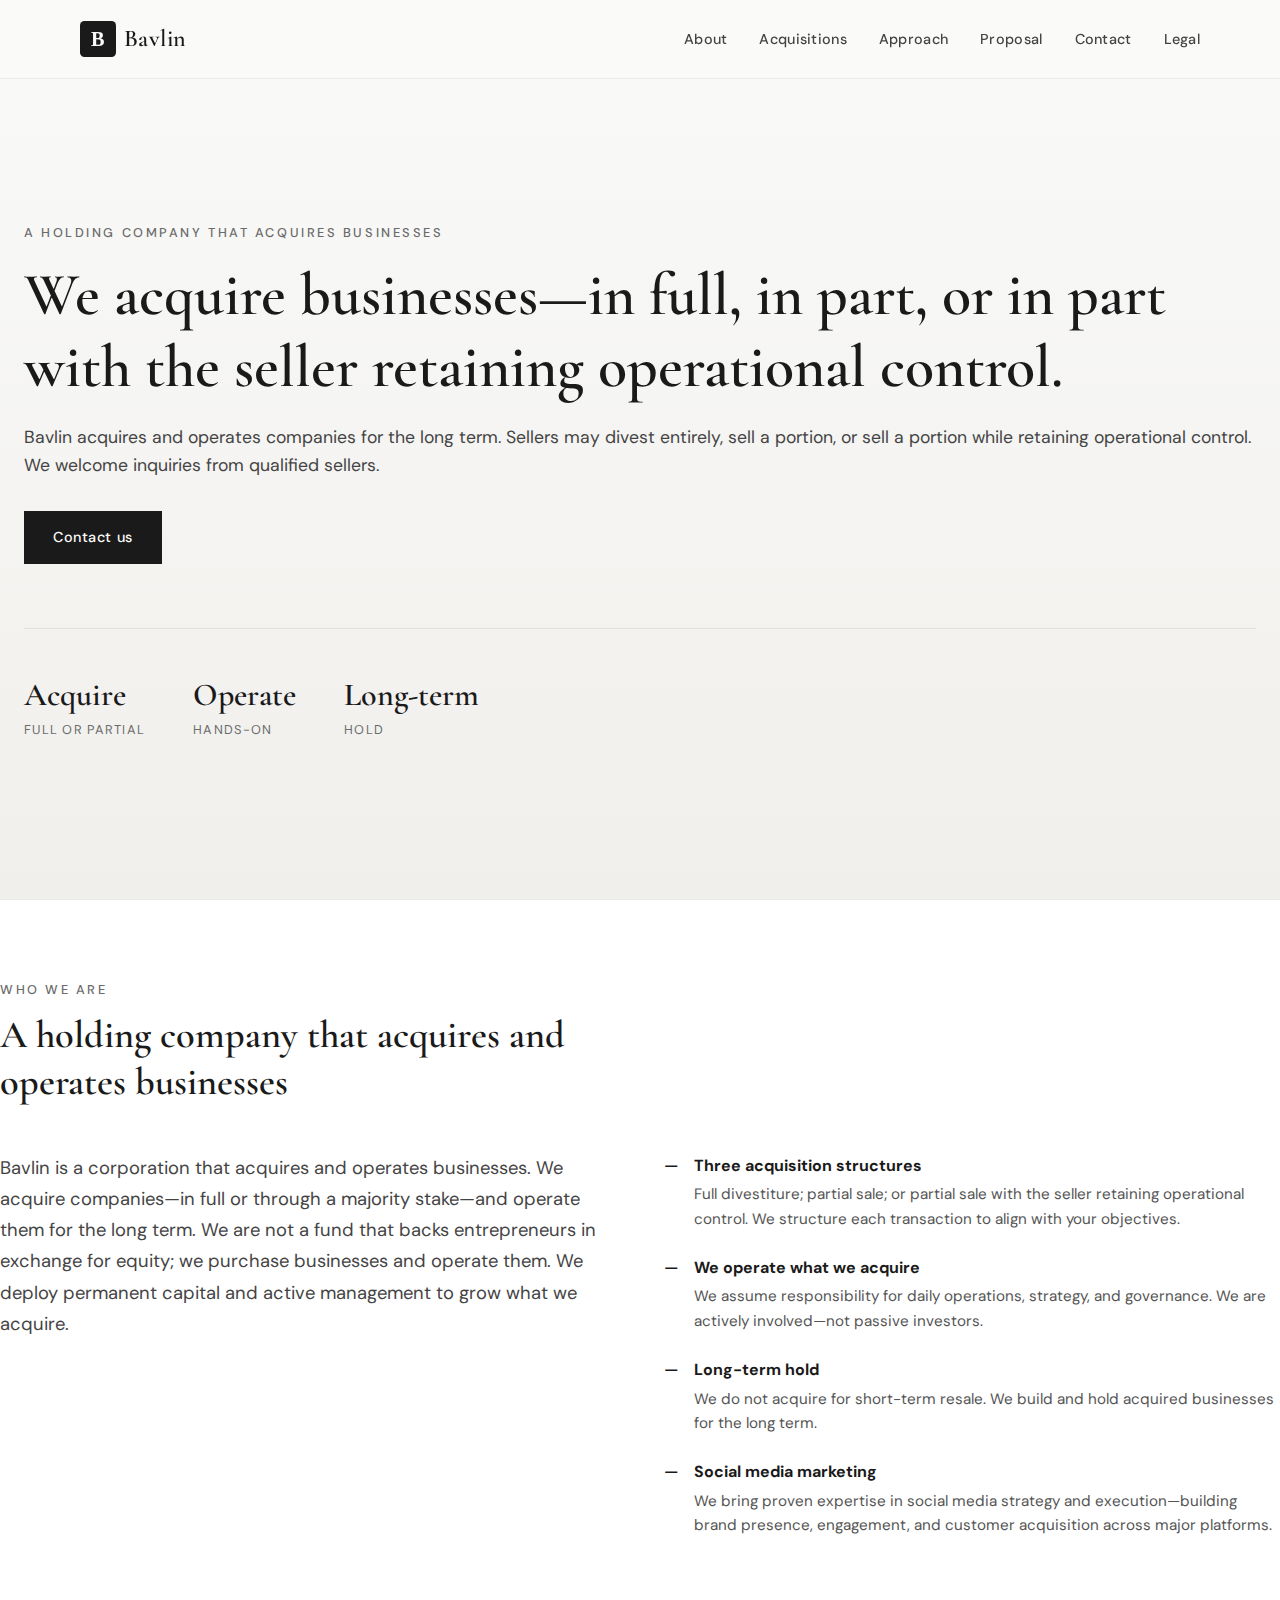
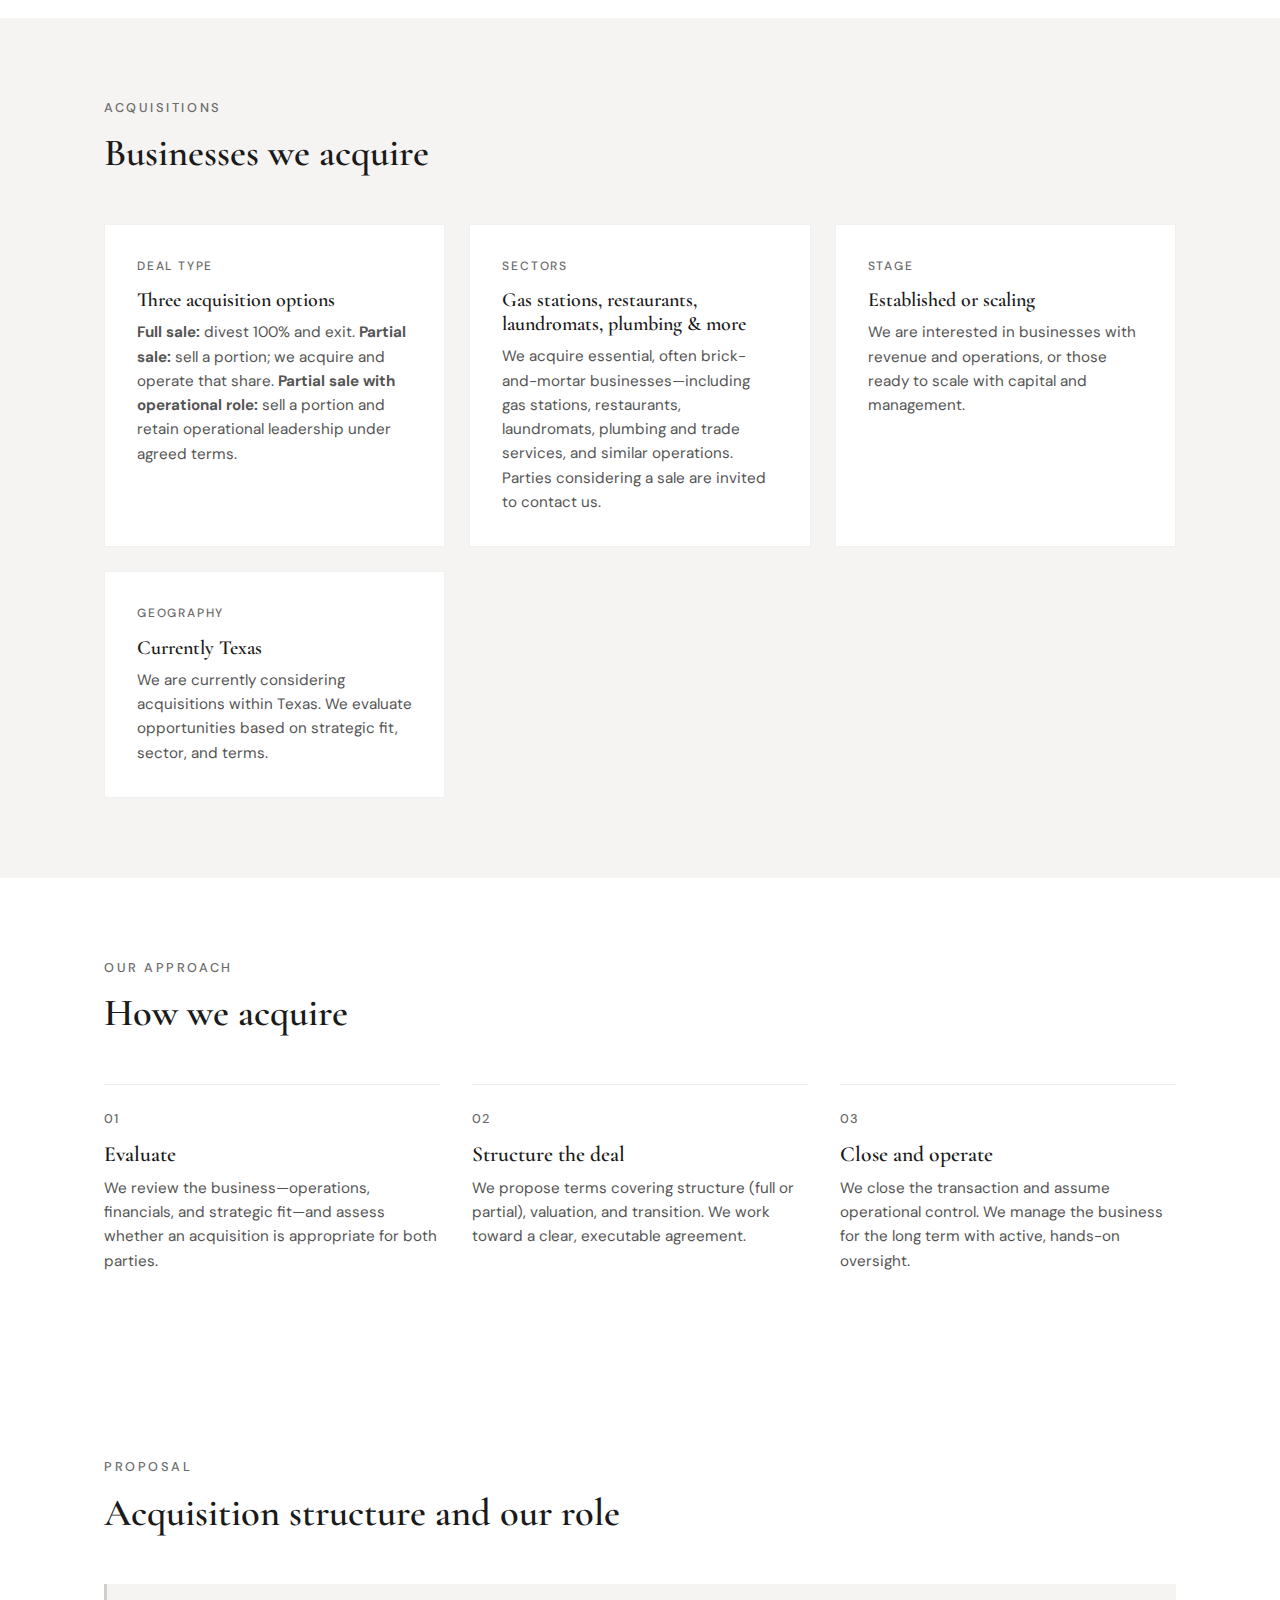
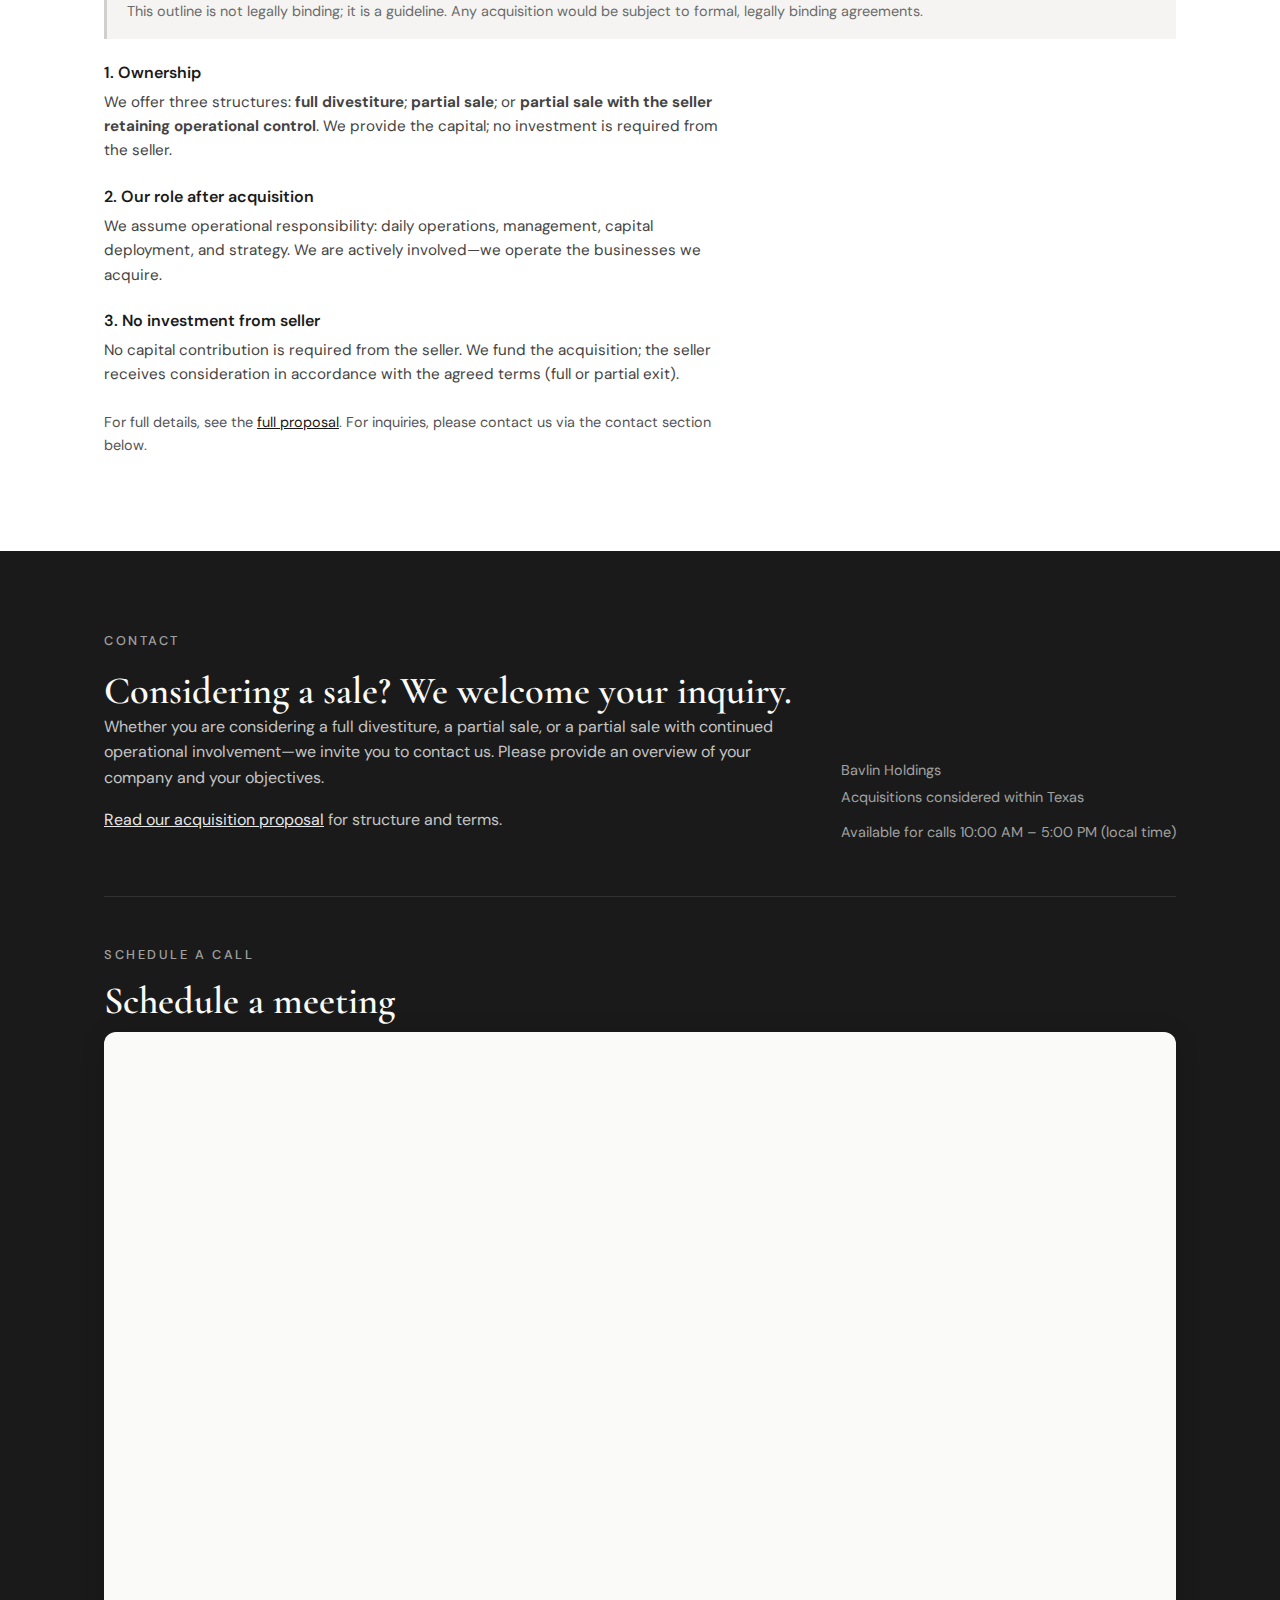
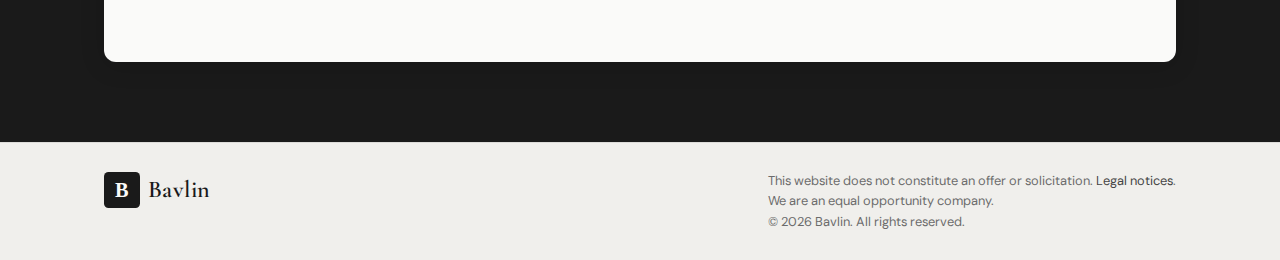
<file: index.html>
<!DOCTYPE html>
<html lang="en">
<head>
  <meta charset="UTF-8">
  <meta name="viewport" content="width=device-width, initial-scale=1.0">
  <title>Bavlin | Acquiring Businesses</title>
  <link rel="icon" type="image/svg+xml" href="favicon.svg">
  <link rel="apple-touch-icon" href="favicon.svg">
  <link rel="preconnect" href="https://fonts.googleapis.com">
  <link rel="preconnect" href="https://fonts.gstatic.com" crossorigin>
  <link href="https://fonts.googleapis.com/css2?family=Cormorant+Garamond:ital,wght@0,400;0,600;1,400&family=DM+Sans:wght@400;500;600&display=swap" rel="stylesheet">
  <link rel="stylesheet" href="styles.css">
</head>
<body>
  <header class="site-header">
    <div class="header-inner">
      <a href="index.html" class="logo"><span class="logo-mark" aria-hidden="true"><svg xmlns="http://www.w3.org/2000/svg" viewBox="0 0 32 32" width="36" height="36"><rect width="32" height="32" rx="4" fill="#1a1a1a"/><text x="16" y="22" text-anchor="middle" font-family="Georgia, serif" font-size="18" font-weight="600" fill="#fafaf9">B</text></svg></span><span class="logo-text">Bavlin</span></a>
      <nav class="nav">
        <a href="index.html#about">About</a>
        <a href="index.html#acquisitions">Acquisitions</a>
        <a href="index.html#approach">Approach</a>
        <a href="index.html#proposal">Proposal</a>
        <a href="index.html#contact">Contact</a>
        <a href="legal.html">Legal</a>
      </nav>
      <button class="menu-toggle" aria-label="Toggle menu">
        <span></span><span></span><span></span>
      </button>
    </div>
  </header>

  <main>
    <section class="hero">
      <div class="hero-inner">
      <div class="hero-content">
        <p class="hero-eyebrow">A holding company that acquires businesses</p>
        <h1 class="hero-title">We acquire businesses—in full, in part, or in part with the seller retaining operational control.</h1>
        <p class="hero-subtitle">Bavlin acquires and operates companies for the long term. Sellers may divest entirely, sell a portion, or sell a portion while retaining operational control. We welcome inquiries from qualified sellers.</p>
        <a href="#contact" class="btn btn-primary">Contact us</a>
      </div>
      <div class="hero-stats">
        <div class="stat"><span class="stat-value">Acquire</span><span class="stat-label">Full or partial</span></div>
        <div class="stat"><span class="stat-value">Operate</span><span class="stat-label">Hands-on</span></div>
        <div class="stat"><span class="stat-value">Long-term</span><span class="stat-label">Hold</span></div>
      </div>
      </div>
    </section>

    <section id="about" class="section about">
      <div class="about-inner">
        <div class="section-header">
          <p class="section-eyebrow">Who we are</p>
          <h2 class="section-title">A holding company that acquires and operates businesses</h2>
        </div>
        <div class="about-grid">
          <p class="about-lead">Bavlin is a corporation that acquires and operates businesses. We acquire companies—in full or through a majority stake—and operate them for the long term. We are not a fund that backs entrepreneurs in exchange for equity; we purchase businesses and operate them. We deploy permanent capital and active management to grow what we acquire.</p>
          <div class="about-points">
            <div class="point">
              <span class="point-icon">—</span>
              <div>
                <strong>Three acquisition structures</strong>
                <p>Full divestiture; partial sale; or partial sale with the seller retaining operational control. We structure each transaction to align with your objectives.</p>
              </div>
            </div>
            <div class="point">
              <span class="point-icon">—</span>
              <div>
                <strong>We operate what we acquire</strong>
                <p>We assume responsibility for daily operations, strategy, and governance. We are actively involved—not passive investors.</p>
              </div>
            </div>
            <div class="point">
              <span class="point-icon">—</span>
              <div>
                <strong>Long-term hold</strong>
                <p>We do not acquire for short-term resale. We build and hold acquired businesses for the long term.</p>
              </div>
            </div>
            <div class="point">
              <span class="point-icon">—</span>
              <div>
                <strong>Social media marketing</strong>
                <p>We bring proven expertise in social media strategy and execution—building brand presence, engagement, and customer acquisition across major platforms.</p>
              </div>
            </div>
          </div>
        </div>
      </div>
    </section>

    <section id="acquisitions" class="section portfolio">
      <div class="container">
        <div class="section-header">
          <p class="section-eyebrow">Acquisitions</p>
          <h2 class="section-title">Businesses we acquire</h2>
        </div>
        <div class="portfolio-grid">
          <article class="portfolio-card">
            <span class="card-sector">Deal type</span>
            <h3>Three acquisition options</h3>
            <p><strong>Full sale:</strong> divest 100% and exit. <strong>Partial sale:</strong> sell a portion; we acquire and operate that share. <strong>Partial sale with operational role:</strong> sell a portion and retain operational leadership under agreed terms.</p>
          </article>
          <article class="portfolio-card">
            <span class="card-sector">Sectors</span>
            <h3>Gas stations, restaurants, laundromats, plumbing & more</h3>
            <p>We acquire essential, often brick-and-mortar businesses—including gas stations, restaurants, laundromats, plumbing and trade services, and similar operations. Parties considering a sale are invited to contact us.</p>
          </article>
          <article class="portfolio-card">
            <span class="card-sector">Stage</span>
            <h3>Established or scaling</h3>
            <p>We are interested in businesses with revenue and operations, or those ready to scale with capital and management.</p>
          </article>
          <article class="portfolio-card">
            <span class="card-sector">Geography</span>
            <h3>Currently Texas</h3>
            <p>We are currently considering acquisitions within Texas. We evaluate opportunities based on strategic fit, sector, and terms.</p>
          </article>
        </div>
      </div>
    </section>

    <section id="approach" class="section approach">
      <div class="container">
        <div class="section-header">
          <p class="section-eyebrow">Our approach</p>
          <h2 class="section-title">How we acquire</h2>
        </div>
        <div class="approach-list">
          <div class="approach-item">
            <span class="approach-num">01</span>
            <h3>Evaluate</h3>
            <p>We review the business—operations, financials, and strategic fit—and assess whether an acquisition is appropriate for both parties.</p>
          </div>
          <div class="approach-item">
            <span class="approach-num">02</span>
            <h3>Structure the deal</h3>
            <p>We propose terms covering structure (full or partial), valuation, and transition. We work toward a clear, executable agreement.</p>
          </div>
          <div class="approach-item">
            <span class="approach-num">03</span>
            <h3>Close and operate</h3>
            <p>We close the transaction and assume operational control. We manage the business for the long term with active, hands-on oversight.</p>
          </div>
        </div>
      </div>
    </section>

    <section id="proposal" class="section proposal">
      <div class="container">
        <div class="section-header">
          <p class="section-eyebrow">Proposal</p>
          <h2 class="section-title">Acquisition structure and our role</h2>
        </div>
        <p class="proposal-disclaimer">This outline is not legally binding; it is a guideline. Any acquisition would be subject to formal, legally binding agreements.</p>
        <div class="proposal-content">
          <div class="proposal-block">
            <h3 class="proposal-subtitle">1. Ownership</h3>
            <p>We offer three structures: <strong>full divestiture</strong>; <strong>partial sale</strong>; or <strong>partial sale with the seller retaining operational control</strong>. We provide the capital; no investment is required from the seller.</p>
          </div>
          <div class="proposal-block">
            <h3 class="proposal-subtitle">2. Our role after acquisition</h3>
            <p>We assume operational responsibility: daily operations, management, capital deployment, and strategy. We are actively involved—we operate the businesses we acquire.</p>
          </div>
          <div class="proposal-block">
            <h3 class="proposal-subtitle">3. No investment from seller</h3>
            <p>No capital contribution is required from the seller. We fund the acquisition; the seller receives consideration in accordance with the agreed terms (full or partial exit).</p>
          </div>
          <p class="proposal-cta">For full details, see the <a href="proposal.html">full proposal</a>. For inquiries, please contact us via the contact section below.</p>
        </div>
      </div>
    </section>

    <section id="contact" class="section contact">
      <div class="container">
        <div class="contact-inner">
          <div class="contact-content">
            <p class="section-eyebrow">Contact</p>
            <h2 class="section-title">Considering a sale? We welcome your inquiry.</h2>
            <p>Whether you are considering a full divestiture, a partial sale, or a partial sale with continued operational involvement—we invite you to contact us. Please provide an overview of your company and your objectives.</p>
            <p><a href="proposal.html" style="color: rgba(255,255,255,0.9); text-decoration: underline;">Read our acquisition proposal</a> for structure and terms.</p>
          </div>
          <div class="contact-address">
            <p>Bavlin Holdings</p>
            <p>Acquisitions considered within Texas</p>
            <p style="margin-top: 0.75rem;">Available for calls 10:00 AM – 5:00 PM (local time)</p>
          </div>
        </div>

        <div class="contact-booking">
          <p class="section-eyebrow">Schedule a call</p>
          <h2 class="section-title">Schedule a meeting</h2>
          <div class="calendly-wrap">
            <div class="calendly-inline-widget" data-url="https://calendly.com/prajwal-bavlin/30min?hide_gdpr_banner=1&hide_event_type_details=1&primary_color=1a1a1a" style="min-width:320px;height:630px;"></div>
          </div>
        </div>
      </div>
    </section>
  </main>

  <footer class="site-footer">
    <div class="container footer-inner">
      <a href="index.html" class="logo"><span class="logo-mark" aria-hidden="true"><svg xmlns="http://www.w3.org/2000/svg" viewBox="0 0 32 32" width="36" height="36"><rect width="32" height="32" rx="4" fill="#1a1a1a"/><text x="16" y="22" text-anchor="middle" font-family="Georgia, serif" font-size="18" font-weight="600" fill="#fafaf9">B</text></svg></span><span class="logo-text">Bavlin</span></a>
      <div class="footer-right">
        <p class="footer-legal">This website does not constitute an offer or solicitation. <a href="legal.html">Legal notices</a>.</p>
        <p class="footer-equal">We are an equal opportunity company.</p>
        <p class="footer-copy">© <span id="year"></span> Bavlin. All rights reserved.</p>
      </div>
    </div>
  </footer>

  <script type="text/javascript" src="https://assets.calendly.com/assets/external/widget.js" async></script>
  <script>
    document.getElementById('year').textContent = new Date().getFullYear();
    document.querySelector('.menu-toggle').addEventListener('click', function() {
      document.querySelector('.nav').classList.toggle('open');
      this.classList.toggle('open');
    });
  </script>
</body>
</html>
</file>
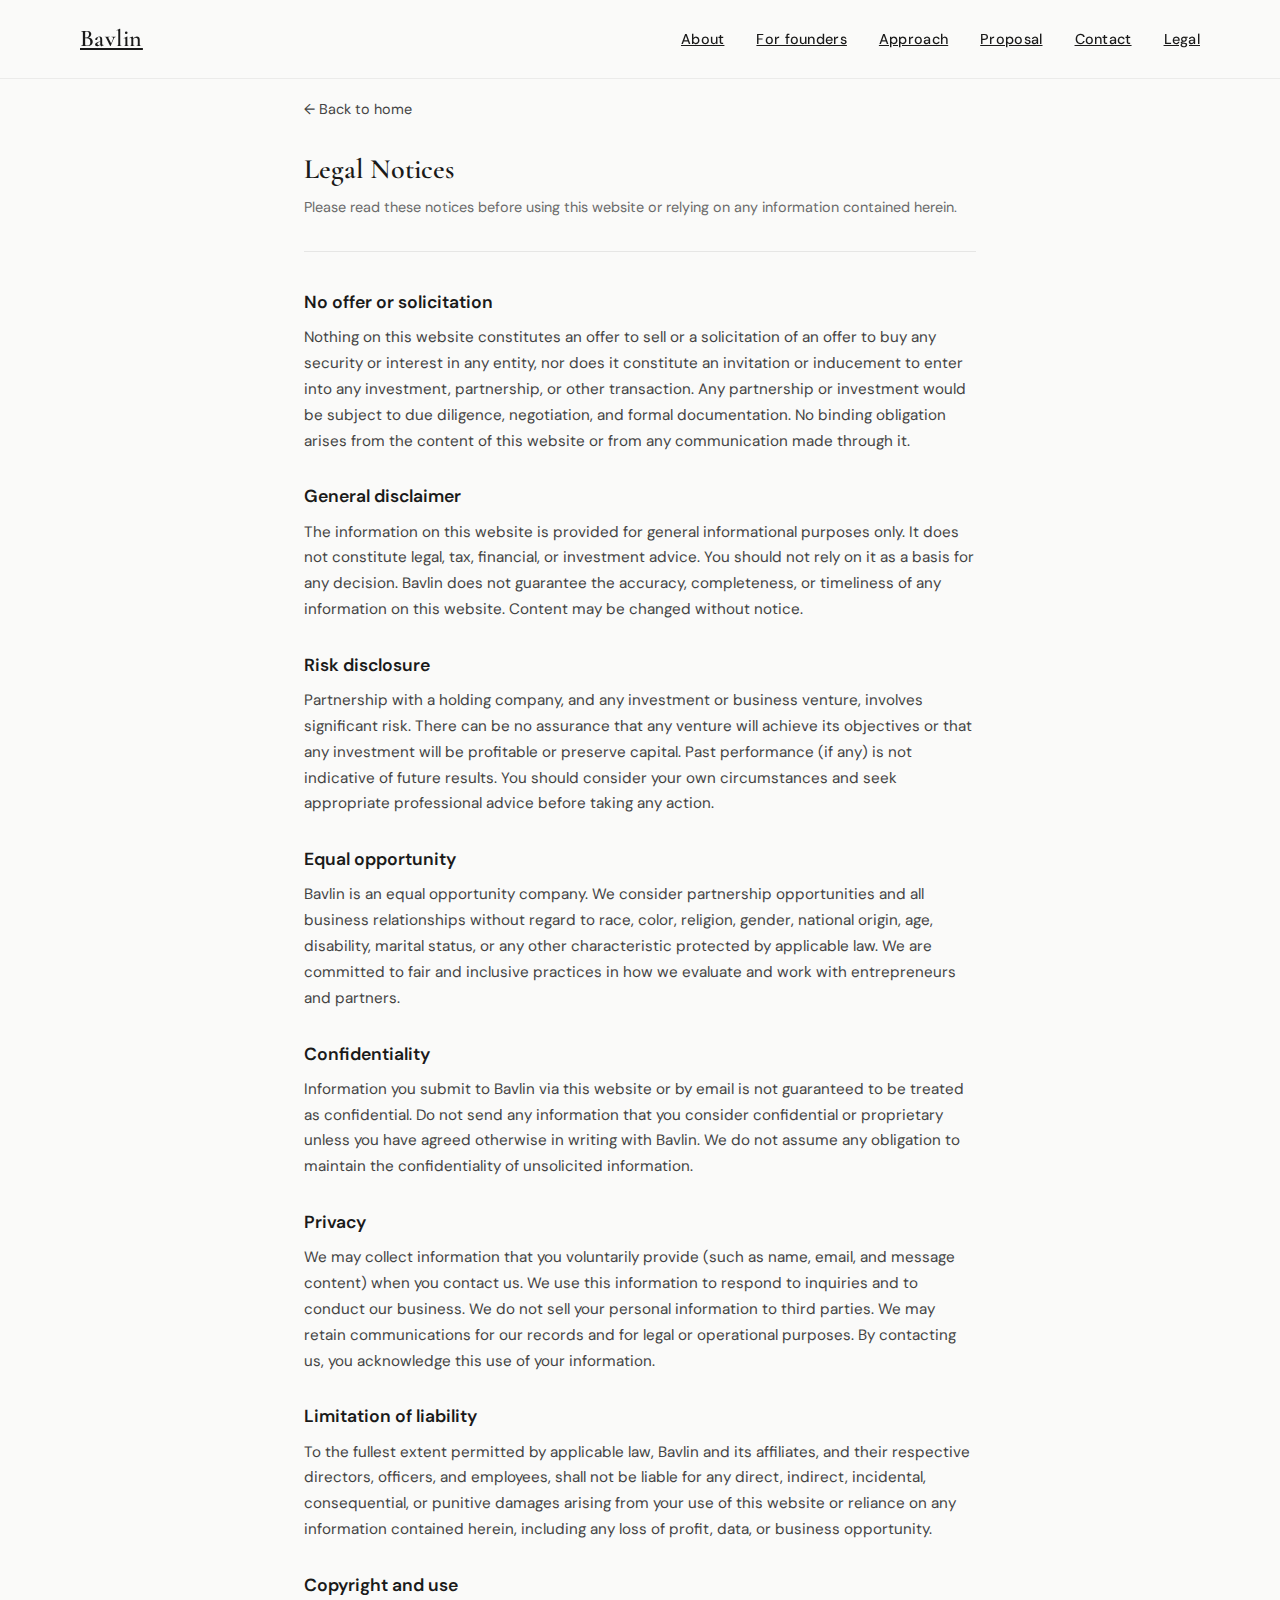
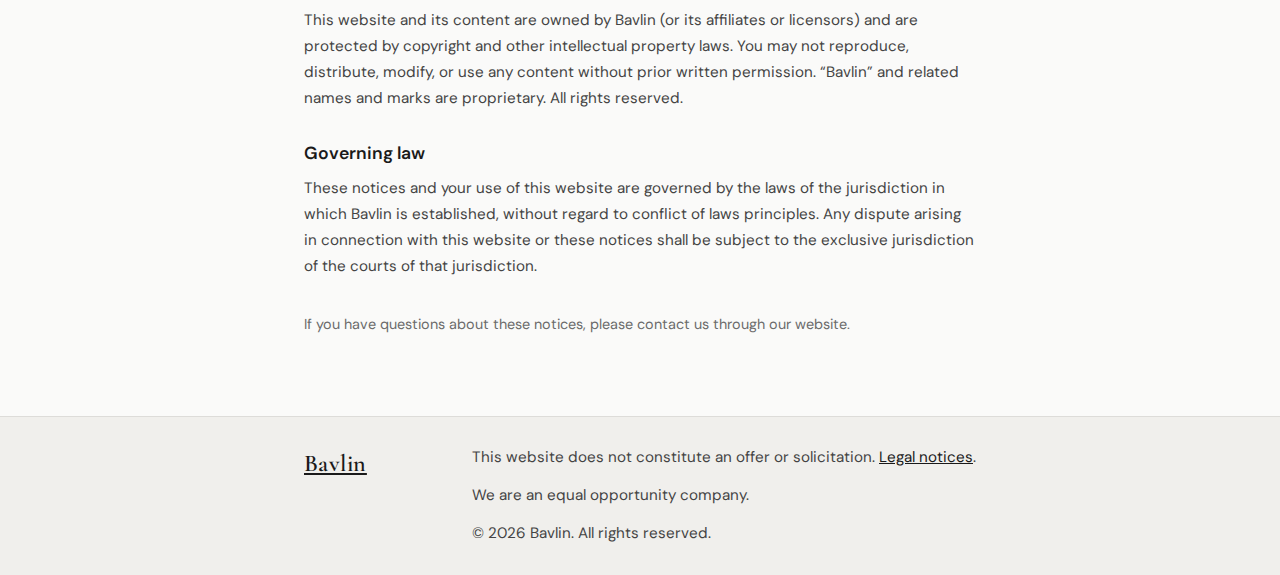
<file: legal.html>
<!DOCTYPE html>
<html lang="en">
<head>
  <meta charset="UTF-8">
  <meta name="viewport" content="width=device-width, initial-scale=1.0">
  <title>Legal Notices — Bavlin</title>
  <link rel="preconnect" href="https://fonts.googleapis.com">
  <link rel="preconnect" href="https://fonts.gstatic.com" crossorigin>
  <link href="https://fonts.googleapis.com/css2?family=Cormorant+Garamond:ital,wght@0,400;0,600;1,400&family=DM+Sans:wght@400;500;600&display=swap" rel="stylesheet">
  <link rel="stylesheet" href="styles.css">
  <style>
    .legal-page .container { max-width: 720px; }
    .legal-page .doc-header { margin-bottom: 2.5rem; padding-bottom: 2rem; border-bottom: 1px solid rgba(0,0,0,0.08); }
    .legal-page .doc-title { font-size: 1.75rem; margin: 0 0 0.5rem; }
    .legal-page .doc-meta { font-size: 0.9rem; color: #6b6b6b; }
    .legal-page .legal-section { margin-bottom: 2rem; }
    .legal-page .legal-section h2 { font-size: 1.1rem; font-weight: 600; margin: 0 0 0.75rem; font-family: 'DM Sans', sans-serif; }
    .legal-page p { margin: 0 0 0.75rem; color: #444; line-height: 1.7; font-size: 0.95rem; }
    .legal-page p:last-child { margin-bottom: 0; }
    .legal-page .back-link { display: inline-block; margin-bottom: 2rem; font-size: 0.9rem; color: #444; text-decoration: none; }
    .legal-page .back-link:hover { color: #1a1a1a; }
    .legal-page a { color: #1a1a1a; text-decoration: underline; }
    .legal-page a:hover { text-decoration: none; }
  </style>
</head>
<body class="legal-page">
  <header class="site-header">
    <div class="header-inner">
      <a href="index.html" class="logo">Bavlin</a>
      <nav class="nav">
        <a href="index.html#about">About</a>
        <a href="index.html#for-founders">For founders</a>
        <a href="index.html#approach">Approach</a>
        <a href="index.html#proposal">Proposal</a>
        <a href="index.html#contact">Contact</a>
        <a href="legal.html">Legal</a>
      </nav>
      <button class="menu-toggle" aria-label="Toggle menu">
        <span></span><span></span><span></span>
      </button>
    </div>
  </header>

  <main class="section" style="padding-top: 6rem;">
    <div class="container">
      <a href="index.html" class="back-link">← Back to home</a>

      <div class="doc-header">
        <h1 class="doc-title">Legal Notices</h1>
        <p class="doc-meta">Please read these notices before using this website or relying on any information contained herein.</p>
      </div>

      <div class="legal-section">
        <h2>No offer or solicitation</h2>
        <p>Nothing on this website constitutes an offer to sell or a solicitation of an offer to buy any security or interest in any entity, nor does it constitute an invitation or inducement to enter into any investment, partnership, or other transaction. Any partnership or investment would be subject to due diligence, negotiation, and formal documentation. No binding obligation arises from the content of this website or from any communication made through it.</p>
      </div>

      <div class="legal-section">
        <h2>General disclaimer</h2>
        <p>The information on this website is provided for general informational purposes only. It does not constitute legal, tax, financial, or investment advice. You should not rely on it as a basis for any decision. Bavlin does not guarantee the accuracy, completeness, or timeliness of any information on this website. Content may be changed without notice.</p>
      </div>

      <div class="legal-section">
        <h2>Risk disclosure</h2>
        <p>Partnership with a holding company, and any investment or business venture, involves significant risk. There can be no assurance that any venture will achieve its objectives or that any investment will be profitable or preserve capital. Past performance (if any) is not indicative of future results. You should consider your own circumstances and seek appropriate professional advice before taking any action.</p>
      </div>

      <div class="legal-section">
        <h2>Equal opportunity</h2>
        <p>Bavlin is an equal opportunity company. We consider partnership opportunities and all business relationships without regard to race, color, religion, gender, national origin, age, disability, marital status, or any other characteristic protected by applicable law. We are committed to fair and inclusive practices in how we evaluate and work with entrepreneurs and partners.</p>
      </div>

      <div class="legal-section">
        <h2>Confidentiality</h2>
        <p>Information you submit to Bavlin via this website or by email is not guaranteed to be treated as confidential. Do not send any information that you consider confidential or proprietary unless you have agreed otherwise in writing with Bavlin. We do not assume any obligation to maintain the confidentiality of unsolicited information.</p>
      </div>

      <div class="legal-section">
        <h2>Privacy</h2>
        <p>We may collect information that you voluntarily provide (such as name, email, and message content) when you contact us. We use this information to respond to inquiries and to conduct our business. We do not sell your personal information to third parties. We may retain communications for our records and for legal or operational purposes. By contacting us, you acknowledge this use of your information.</p>
      </div>

      <div class="legal-section">
        <h2>Limitation of liability</h2>
        <p>To the fullest extent permitted by applicable law, Bavlin and its affiliates, and their respective directors, officers, and employees, shall not be liable for any direct, indirect, incidental, consequential, or punitive damages arising from your use of this website or reliance on any information contained herein, including any loss of profit, data, or business opportunity.</p>
      </div>

      <div class="legal-section">
        <h2>Copyright and use</h2>
        <p>This website and its content are owned by Bavlin (or its affiliates or licensors) and are protected by copyright and other intellectual property laws. You may not reproduce, distribute, modify, or use any content without prior written permission. “Bavlin” and related names and marks are proprietary. All rights reserved.</p>
      </div>

      <div class="legal-section">
        <h2>Governing law</h2>
        <p>These notices and your use of this website are governed by the laws of the jurisdiction in which Bavlin is established, without regard to conflict of laws principles. Any dispute arising in connection with this website or these notices shall be subject to the exclusive jurisdiction of the courts of that jurisdiction.</p>
      </div>

      <p style="margin-top: 2rem; font-size: 0.9rem; color: #6b6b6b;">If you have questions about these notices, please contact us through our website.</p>
    </div>
  </main>

  <footer class="site-footer">
    <div class="container footer-inner">
      <a href="index.html" class="logo">Bavlin</a>
      <div class="footer-right">
        <p class="footer-legal">This website does not constitute an offer or solicitation. <a href="legal.html">Legal notices</a>.</p>
        <p class="footer-equal">We are an equal opportunity company.</p>
        <p class="footer-copy">© <span id="year"></span> Bavlin. All rights reserved.</p>
      </div>
    </div>
  </footer>

  <script>
    document.getElementById('year').textContent = new Date().getFullYear();
    document.querySelector('.menu-toggle').addEventListener('click', function() {
      document.querySelector('.nav').classList.toggle('open');
      this.classList.toggle('open');
    });
  </script>
</body>
</html>
</file>
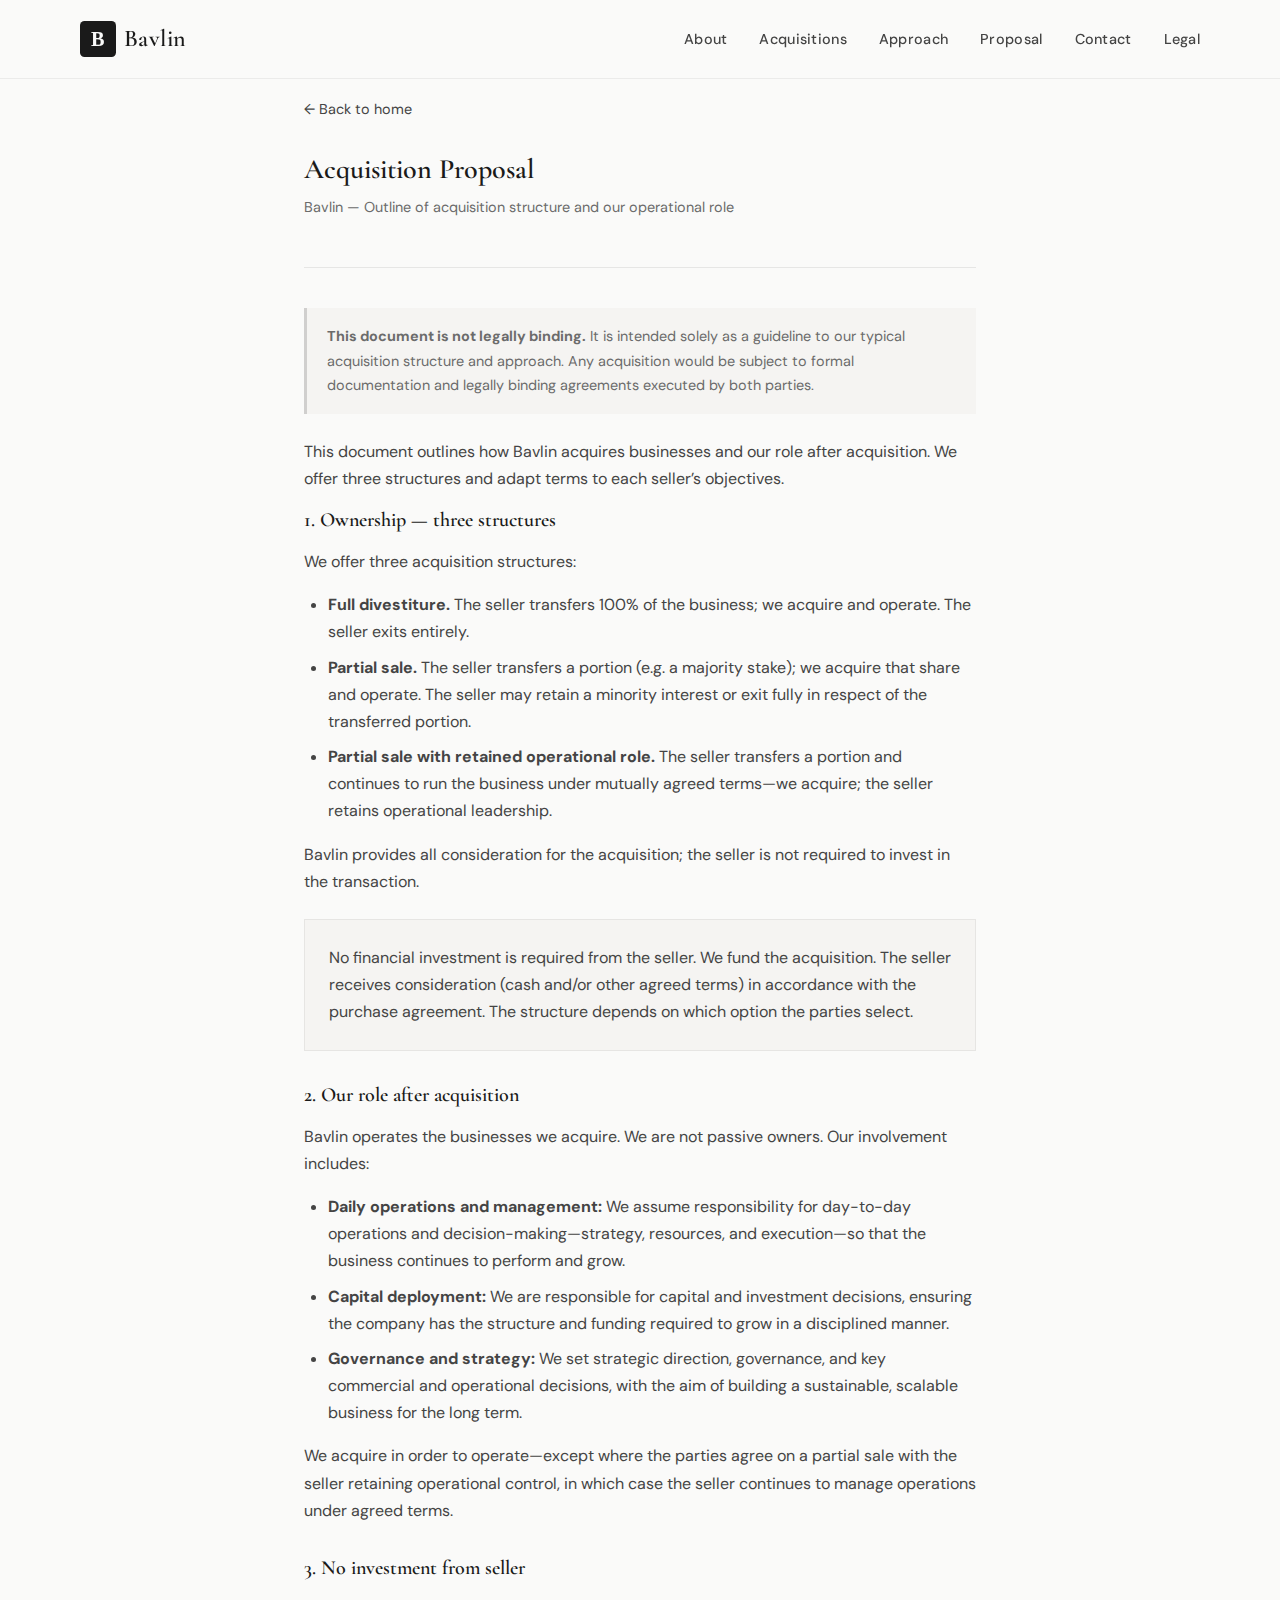
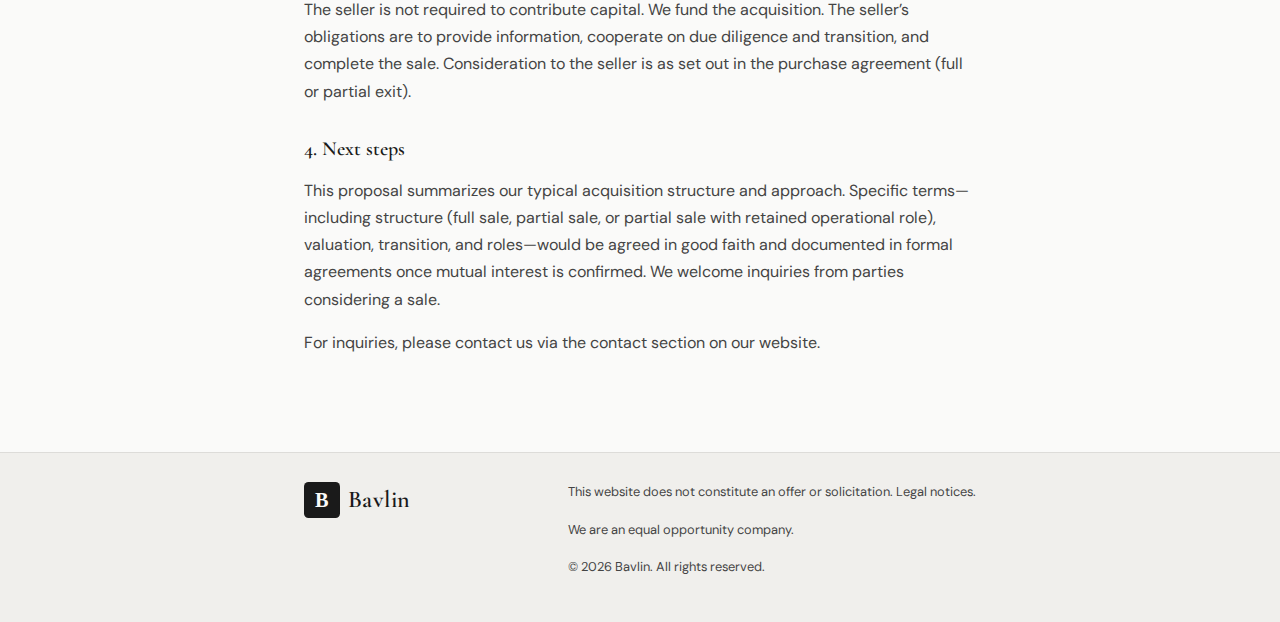
<file: proposal.html>
<!DOCTYPE html>
<html lang="en">
<head>
  <meta charset="UTF-8">
  <meta name="viewport" content="width=device-width, initial-scale=1.0">
  <title>Acquisition Proposal | Bavlin</title>
  <link rel="icon" type="image/png" href="favicon.png">
  <link rel="icon" type="image/svg+xml" href="favicon.svg">
  <link rel="apple-touch-icon" href="favicon.png">
  <link rel="preconnect" href="https://fonts.googleapis.com">
  <link rel="preconnect" href="https://fonts.gstatic.com" crossorigin>
  <link href="https://fonts.googleapis.com/css2?family=Cormorant+Garamond:ital,wght@0,400;0,600;1,400&family=DM+Sans:wght@400;500;600&display=swap" rel="stylesheet">
  <link rel="stylesheet" href="styles.css">
  <style>
    .proposal-page .container { max-width: 720px; }
    .proposal-page .doc-header { margin-bottom: 2.5rem; padding-bottom: 2rem; border-bottom: 1px solid rgba(0,0,0,0.08); }
    .proposal-page .doc-title { font-size: 1.75rem; margin: 0 0 0.5rem; }
    .proposal-page .doc-meta { font-size: 0.9rem; color: #6b6b6b; }
    .proposal-page .section-title { font-size: 1.25rem; margin: 2rem 0 1rem; }
    .proposal-page .section-title:first-of-type { margin-top: 0; }
    .proposal-page p { margin: 0 0 1rem; color: #444; line-height: 1.7; }
    .proposal-page ul { margin: 0 0 1rem; padding-left: 1.5rem; color: #444; line-height: 1.7; }
    .proposal-page li { margin-bottom: 0.5rem; }
    .proposal-page .highlight-box { background: #f5f4f2; border: 1px solid rgba(0,0,0,0.06); padding: 1.5rem; margin: 1.5rem 0; }
    .proposal-page .highlight-box p:last-child { margin-bottom: 0; }
    .proposal-page .back-link { display: inline-block; margin-bottom: 2rem; font-size: 0.9rem; color: #444; text-decoration: none; }
    .proposal-page .back-link:hover { color: #1a1a1a; }
    .proposal-page .doc-disclaimer { font-size: 0.9rem; color: #6b6b6b; margin: 0 0 1.5rem; padding: 1rem 1.25rem; background: #f5f4f2; border-left: 3px solid rgba(0,0,0,0.15); }
  </style>
</head>
<body class="proposal-page">
  <header class="site-header">
    <div class="header-inner">
      <a href="index.html" class="logo"><span class="logo-mark" aria-hidden="true"><svg xmlns="http://www.w3.org/2000/svg" viewBox="0 0 32 32" width="36" height="36"><rect width="32" height="32" rx="4" fill="#1a1a1a"/><text x="16" y="22" text-anchor="middle" font-family="Georgia, serif" font-size="18" font-weight="600" fill="#fafaf9">B</text></svg></span><span class="logo-text">Bavlin</span></a>
      <nav class="nav">
        <a href="index.html#about">About</a>
        <a href="index.html#acquisitions">Acquisitions</a>
        <a href="index.html#approach">Approach</a>
        <a href="index.html#proposal">Proposal</a>
        <a href="index.html#contact">Contact</a>
        <a href="legal.html">Legal</a>
      </nav>
      <button class="menu-toggle" aria-label="Toggle menu">
        <span></span><span></span><span></span>
      </button>
    </div>
  </header>

  <main class="section" style="padding-top: 6rem;">
    <div class="container">
      <a href="index.html" class="back-link">← Back to home</a>

      <div class="doc-header">
        <h1 class="doc-title">Acquisition Proposal</h1>
        <p class="doc-meta">Bavlin — Outline of acquisition structure and our operational role</p>
      </div>

      <p class="doc-disclaimer"><strong>This document is not legally binding.</strong> It is intended solely as a guideline to our typical acquisition structure and approach. Any acquisition would be subject to formal documentation and legally binding agreements executed by both parties.</p>

      <p>This document outlines how Bavlin acquires businesses and our role after acquisition. We offer three structures and adapt terms to each seller’s objectives.</p>

      <h2 class="section-title">1. Ownership — three structures</h2>
      <p>We offer three acquisition structures:</p>
      <ul>
        <li><strong>Full divestiture.</strong> The seller transfers 100% of the business; we acquire and operate. The seller exits entirely.</li>
        <li><strong>Partial sale.</strong> The seller transfers a portion (e.g. a majority stake); we acquire that share and operate. The seller may retain a minority interest or exit fully in respect of the transferred portion.</li>
        <li><strong>Partial sale with retained operational role.</strong> The seller transfers a portion and continues to run the business under mutually agreed terms—we acquire; the seller retains operational leadership.</li>
      </ul>
      <p>Bavlin provides all consideration for the acquisition; the seller is not required to invest in the transaction.</p>
      <div class="highlight-box">
        <p>No financial investment is required from the seller. We fund the acquisition. The seller receives consideration (cash and/or other agreed terms) in accordance with the purchase agreement. The structure depends on which option the parties select.</p>
      </div>

      <h2 class="section-title">2. Our role after acquisition</h2>
      <p>Bavlin operates the businesses we acquire. We are not passive owners. Our involvement includes:</p>
      <ul>
        <li><strong>Daily operations and management:</strong> We assume responsibility for day-to-day operations and decision-making—strategy, resources, and execution—so that the business continues to perform and grow.</li>
        <li><strong>Capital deployment:</strong> We are responsible for capital and investment decisions, ensuring the company has the structure and funding required to grow in a disciplined manner.</li>
        <li><strong>Governance and strategy:</strong> We set strategic direction, governance, and key commercial and operational decisions, with the aim of building a sustainable, scalable business for the long term.</li>
      </ul>
      <p>We acquire in order to operate—except where the parties agree on a partial sale with the seller retaining operational control, in which case the seller continues to manage operations under agreed terms.</p>

      <h2 class="section-title">3. No investment from seller</h2>
      <p>The seller is not required to contribute capital. We fund the acquisition. The seller’s obligations are to provide information, cooperate on due diligence and transition, and complete the sale. Consideration to the seller is as set out in the purchase agreement (full or partial exit).</p>

      <h2 class="section-title">4. Next steps</h2>
      <p>This proposal summarizes our typical acquisition structure and approach. Specific terms—including structure (full sale, partial sale, or partial sale with retained operational role), valuation, transition, and roles—would be agreed in good faith and documented in formal agreements once mutual interest is confirmed. We welcome inquiries from parties considering a sale.</p>
      <p>For inquiries, please contact us via the contact section on our website.</p>
    </div>
  </main>

  <footer class="site-footer">
    <div class="container footer-inner">
      <a href="index.html" class="logo"><span class="logo-mark" aria-hidden="true"><svg xmlns="http://www.w3.org/2000/svg" viewBox="0 0 32 32" width="36" height="36"><rect width="32" height="32" rx="4" fill="#1a1a1a"/><text x="16" y="22" text-anchor="middle" font-family="Georgia, serif" font-size="18" font-weight="600" fill="#fafaf9">B</text></svg></span><span class="logo-text">Bavlin</span></a>
      <div class="footer-right">
        <p class="footer-legal">This website does not constitute an offer or solicitation. <a href="legal.html">Legal notices</a>.</p>
        <p class="footer-equal">We are an equal opportunity company.</p>
        <p class="footer-copy">© <span id="year"></span> Bavlin. All rights reserved.</p>
      </div>
    </div>
  </footer>

  <script>
    document.getElementById('year').textContent = new Date().getFullYear();
    document.querySelector('.menu-toggle').addEventListener('click', function() {
      document.querySelector('.nav').classList.toggle('open');
      this.classList.toggle('open');
    });
  </script>
</body>
</html>
</file>
<file: styles.css>
/* --- Reset & base --- */
*, *::before, *::after { box-sizing: border-box; }
html { scroll-behavior: smooth; }
body {
  margin: 0;
  font-family: 'DM Sans', -apple-system, BlinkMacSystemFont, sans-serif;
  font-size: 1rem;
  line-height: 1.6;
  color: #1a1a1a;
  background: #fafaf9;
}

/* --- Typography --- */
h1, h2, h3 {
  font-family: 'Cormorant Garamond', Georgia, serif;
  font-weight: 600;
  line-height: 1.2;
}
.hero-title { font-size: clamp(2.25rem, 5vw, 3.75rem); }
.section-title { font-size: clamp(1.75rem, 3vw, 2.5rem); }

/* --- Layout --- */
.container {
  max-width: 1120px;
  margin: 0 auto;
  padding: 0 1.5rem;
}

/* --- Header --- */
.site-header {
  position: fixed;
  top: 0;
  left: 0;
  right: 0;
  z-index: 100;
  padding: 1.25rem 1.5rem;
  background: rgba(250, 250, 249, 0.92);
  backdrop-filter: blur(10px);
  border-bottom: 1px solid rgba(0, 0, 0, 0.06);
}
.header-inner {
  max-width: 1120px;
  margin: 0 auto;
  display: flex;
  align-items: center;
  justify-content: space-between;
}
.logo {
  font-family: 'Cormorant Garamond', Georgia, serif;
  font-size: 1.5rem;
  font-weight: 600;
  color: #1a1a1a;
  text-decoration: none;
  letter-spacing: 0.02em;
  display: flex;
  align-items: center;
}
.logo-mark {
  display: inline-block;
  line-height: 0;
  margin-right: 0.5rem;
}
.logo-mark svg {
  display: block;
  width: 36px;
  height: 36px;
}
.logo-text {
  font-family: 'Cormorant Garamond', Georgia, serif;
  font-size: 1.5rem;
  font-weight: 600;
  letter-spacing: 0.02em;
}
.nav {
  display: flex;
  gap: 2rem;
}
.nav a {
  color: #444;
  text-decoration: none;
  font-size: 0.9rem;
  font-weight: 500;
  letter-spacing: 0.02em;
}
.nav a:hover { color: #1a1a1a; }
.menu-toggle {
  display: none;
  flex-direction: column;
  gap: 5px;
  background: none;
  border: none;
  cursor: pointer;
  padding: 4px;
}
.menu-toggle span {
  width: 22px;
  height: 2px;
  background: #1a1a1a;
}

/* --- Hero --- */
.hero {
  width: 100%;
  min-height: 100vh;
  display: flex;
  flex-direction: column;
  justify-content: center;
  background: linear-gradient(180deg, #fafaf9 0%, #f0efec 100%);
  border-bottom: 1px solid rgba(0, 0, 0, 0.06);
}
.hero-inner {
  width: 100%;
  max-width: 100%;
  padding: 8rem 1.5rem 4rem;
  box-sizing: border-box;
  display: flex;
  flex-direction: column;
  justify-content: center;
}
.hero-content { max-width: none; width: 100%; }
.hero-eyebrow {
  font-size: 0.8rem;
  font-weight: 500;
  letter-spacing: 0.2em;
  text-transform: uppercase;
  color: #6b6b6b;
  margin: 0 0 1rem;
}
.hero-title {
  margin: 0 0 1.25rem;
  color: #1a1a1a;
}
.hero-subtitle {
  font-size: 1.1rem;
  color: #444;
  margin: 0 0 2rem;
  max-width: none;
}
.btn {
  display: inline-block;
  padding: 0.85rem 1.75rem;
  font-family: inherit;
  font-size: 0.9rem;
  font-weight: 500;
  letter-spacing: 0.04em;
  text-decoration: none;
  border: 1px solid #1a1a1a;
  background: #1a1a1a;
  color: #fafaf9;
  cursor: pointer;
  transition: background 0.2s, color 0.2s;
}
.btn:hover {
  background: transparent;
  color: #1a1a1a;
}
.hero-stats {
  display: flex;
  gap: 3rem;
  margin-top: 4rem;
  padding-top: 2.5rem;
  border-top: 1px solid rgba(0, 0, 0, 0.08);
}
.stat { display: flex; flex-direction: column; }
.stat-value {
  font-family: 'Cormorant Garamond', Georgia, serif;
  font-size: 2rem;
  font-weight: 600;
  color: #1a1a1a;
}
.stat-label {
  font-size: 0.8rem;
  letter-spacing: 0.1em;
  text-transform: uppercase;
  color: #6b6b6b;
}

/* --- Sections --- */
.section {
  padding: 5rem 0;
}
.section-header {
  margin-bottom: 3rem;
  max-width: 640px;
}
.section-eyebrow {
  font-size: 0.8rem;
  font-weight: 500;
  letter-spacing: 0.2em;
  text-transform: uppercase;
  color: #6b6b6b;
  margin: 0 0 0.75rem;
}
.section-title { margin: 0; color: #1a1a1a; }

/* --- About --- */
.about { background: #fff; }
.about-grid {
  display: grid;
  gap: 3rem;
}
@media (min-width: 768px) {
  .about-grid { grid-template-columns: 1fr 1fr; }
}
.about-lead {
  font-size: 1.15rem;
  color: #444;
  margin: 0;
  line-height: 1.7;
}
.about-points { display: flex; flex-direction: column; gap: 1.5rem; }
.point {
  display: flex;
  gap: 1rem;
  align-items: flex-start;
}
.point-icon { color: #1a1a1a; font-weight: 600; }
.point strong { display: block; margin-bottom: 0.25rem; }
.point p { margin: 0; color: #555; font-size: 0.95rem; }

/* --- Portfolio --- */
.portfolio { background: #f5f4f2; }
.portfolio-grid {
  display: grid;
  gap: 1.5rem;
  grid-template-columns: repeat(auto-fit, minmax(260px, 1fr));
}
.portfolio-card {
  padding: 2rem;
  background: #fff;
  border: 1px solid rgba(0, 0, 0, 0.06);
  transition: box-shadow 0.2s, border-color 0.2s;
}
.portfolio-card:hover {
  border-color: rgba(0, 0, 0, 0.12);
  box-shadow: 0 8px 24px rgba(0, 0, 0, 0.06);
}
.card-sector {
  font-size: 0.75rem;
  font-weight: 500;
  letter-spacing: 0.15em;
  text-transform: uppercase;
  color: #6b6b6b;
  display: block;
  margin-bottom: 0.75rem;
}
.portfolio-card h3 {
  font-size: 1.25rem;
  margin: 0 0 0.5rem;
}
.portfolio-card p { margin: 0; color: #555; font-size: 0.95rem; }

/* --- Approach --- */
.approach { background: #fff; }
.approach-list {
  display: grid;
  gap: 2rem;
}
@media (min-width: 640px) {
  .approach-list { grid-template-columns: repeat(3, 1fr); }
}
.approach-item {
  padding: 1.5rem 0;
  border-top: 1px solid rgba(0, 0, 0, 0.08);
}
.approach-num {
  font-size: 0.8rem;
  font-weight: 500;
  letter-spacing: 0.1em;
  color: #6b6b6b;
  display: block;
  margin-bottom: 0.75rem;
}
.approach-item h3 {
  font-size: 1.35rem;
  margin: 0 0 0.5rem;
}
.approach-item p { margin: 0; color: #555; font-size: 0.95rem; }

/* --- Proposal --- */
.proposal { background: #fff; }
.proposal-disclaimer {
  font-size: 0.9rem;
  color: #6b6b6b;
  margin: 0 0 1.5rem;
  padding: 1rem 1.25rem;
  background: #f5f4f2;
  border-left: 3px solid rgba(0,0,0,0.15);
}
.proposal-content { max-width: 640px; }
.proposal-block { margin-bottom: 1.5rem; }
.proposal-subtitle {
  font-family: 'DM Sans', sans-serif;
  font-size: 1rem;
  font-weight: 600;
  margin: 0 0 0.5rem;
}
.proposal-block p { margin: 0; color: #444; font-size: 0.95rem; line-height: 1.6; }
.proposal-cta {
  margin-top: 1rem;
  font-size: 0.9rem;
  color: #555;
}
.proposal-cta a { color: #1a1a1a; text-decoration: underline; }
.proposal-cta a:hover { text-decoration: none; }

/* --- Contact --- */
.contact { background: #1a1a1a; color: #fafaf9; }
.contact .section-eyebrow { color: rgba(255,255,255,0.6); }
.contact .section-title { color: #fafaf9; }
.contact-inner {
  display: grid;
  gap: 2rem;
}
@media (min-width: 640px) {
  .contact-inner { grid-template-columns: 1fr auto; align-items: end; }
}
.contact-content p { color: rgba(255,255,255,0.75); margin: 0 0 1rem; }
.contact-email {
  font-size: 1.25rem;
  font-weight: 500;
  color: #fafaf9;
  text-decoration: none;
  border-bottom: 1px solid rgba(255,255,255,0.4);
  display: inline-block;
  padding-bottom: 2px;
}
.contact-email:hover { border-bottom-color: #fafaf9; }
.contact-address {
  font-size: 0.9rem;
  color: rgba(255,255,255,0.6);
}
.contact-address p { margin: 0.25rem 0; }

.contact-booking {
  margin-top: 3rem;
  padding-top: 3rem;
  border-top: 1px solid rgba(255,255,255,0.1);
}
.contact-booking .section-eyebrow { color: rgba(255,255,255,0.6); }
.contact-booking .section-title { color: #fafaf9; margin-bottom: 0.5rem; }
.contact-booking-lead {
  color: rgba(255,255,255,0.75);
  margin: 0 0 1.5rem;
  font-size: 0.95rem;
}
.calendly-wrap {
  width: 100%;
  max-width: 100%;
  background: #fafaf9;
  border-radius: 12px;
  overflow: hidden;
  box-shadow: 0 4px 24px rgba(0,0,0,0.15);
}
.contact-booking .calendly-inline-widget {
  width: 100% !important;
  min-width: 100% !important;
  border-radius: 12px;
  overflow: hidden;
}

/* --- Footer --- */
.site-footer {
  padding: 1.75rem 0;
  border-top: 1px solid rgba(0, 0, 0, 0.08);
  background: #f0efec;
}
.footer-inner {
  display: flex;
  align-items: flex-start;
  justify-content: space-between;
  flex-wrap: wrap;
  gap: 1.5rem;
}
.footer-inner .logo {
  color: #1a1a1a;
  flex-shrink: 0;
}
.footer-right {
  text-align: left;
  min-width: 0;
}
.footer-right p {
  margin: 0;
  font-size: 0.8rem;
  color: #6b6b6b;
  line-height: 1.6;
}
.footer-legal { margin-bottom: 0.25rem; }
.footer-legal a {
  color: #444;
  text-decoration: none;
}
.footer-legal a:hover { text-decoration: underline; }
.footer-equal { margin-bottom: 0.25rem; }
.footer-copy { font-size: 0.85rem; margin-top: 0.1rem; }

@media (max-width: 640px) {
  .site-footer { padding: 1.5rem 0; }
  .footer-inner {
    flex-direction: column;
    gap: 1rem;
  }
}

/* --- Mobile nav --- */
@media (max-width: 768px) {
  .nav {
    position: fixed;
    top: 0;
    right: 0;
    bottom: 0;
    width: 260px;
    flex-direction: column;
    padding: 5rem 2rem 2rem;
    background: #fafaf9;
    border-left: 1px solid rgba(0,0,0,0.08);
    transform: translateX(100%);
    transition: transform 0.25s;
  }
  .nav.open { transform: translateX(0); }
  .menu-toggle { display: flex; }
  .menu-toggle.open span:nth-child(1) { transform: rotate(45deg) translate(5px, 5px); }
  .menu-toggle.open span:nth-child(2) { opacity: 0; }
  .menu-toggle.open span:nth-child(3) { transform: rotate(-45deg) translate(5px, -5px); }
  .menu-toggle span { transition: transform 0.2s, opacity 0.2s; }
  .hero-stats { flex-wrap: wrap; gap: 2rem; }
}
</file>
